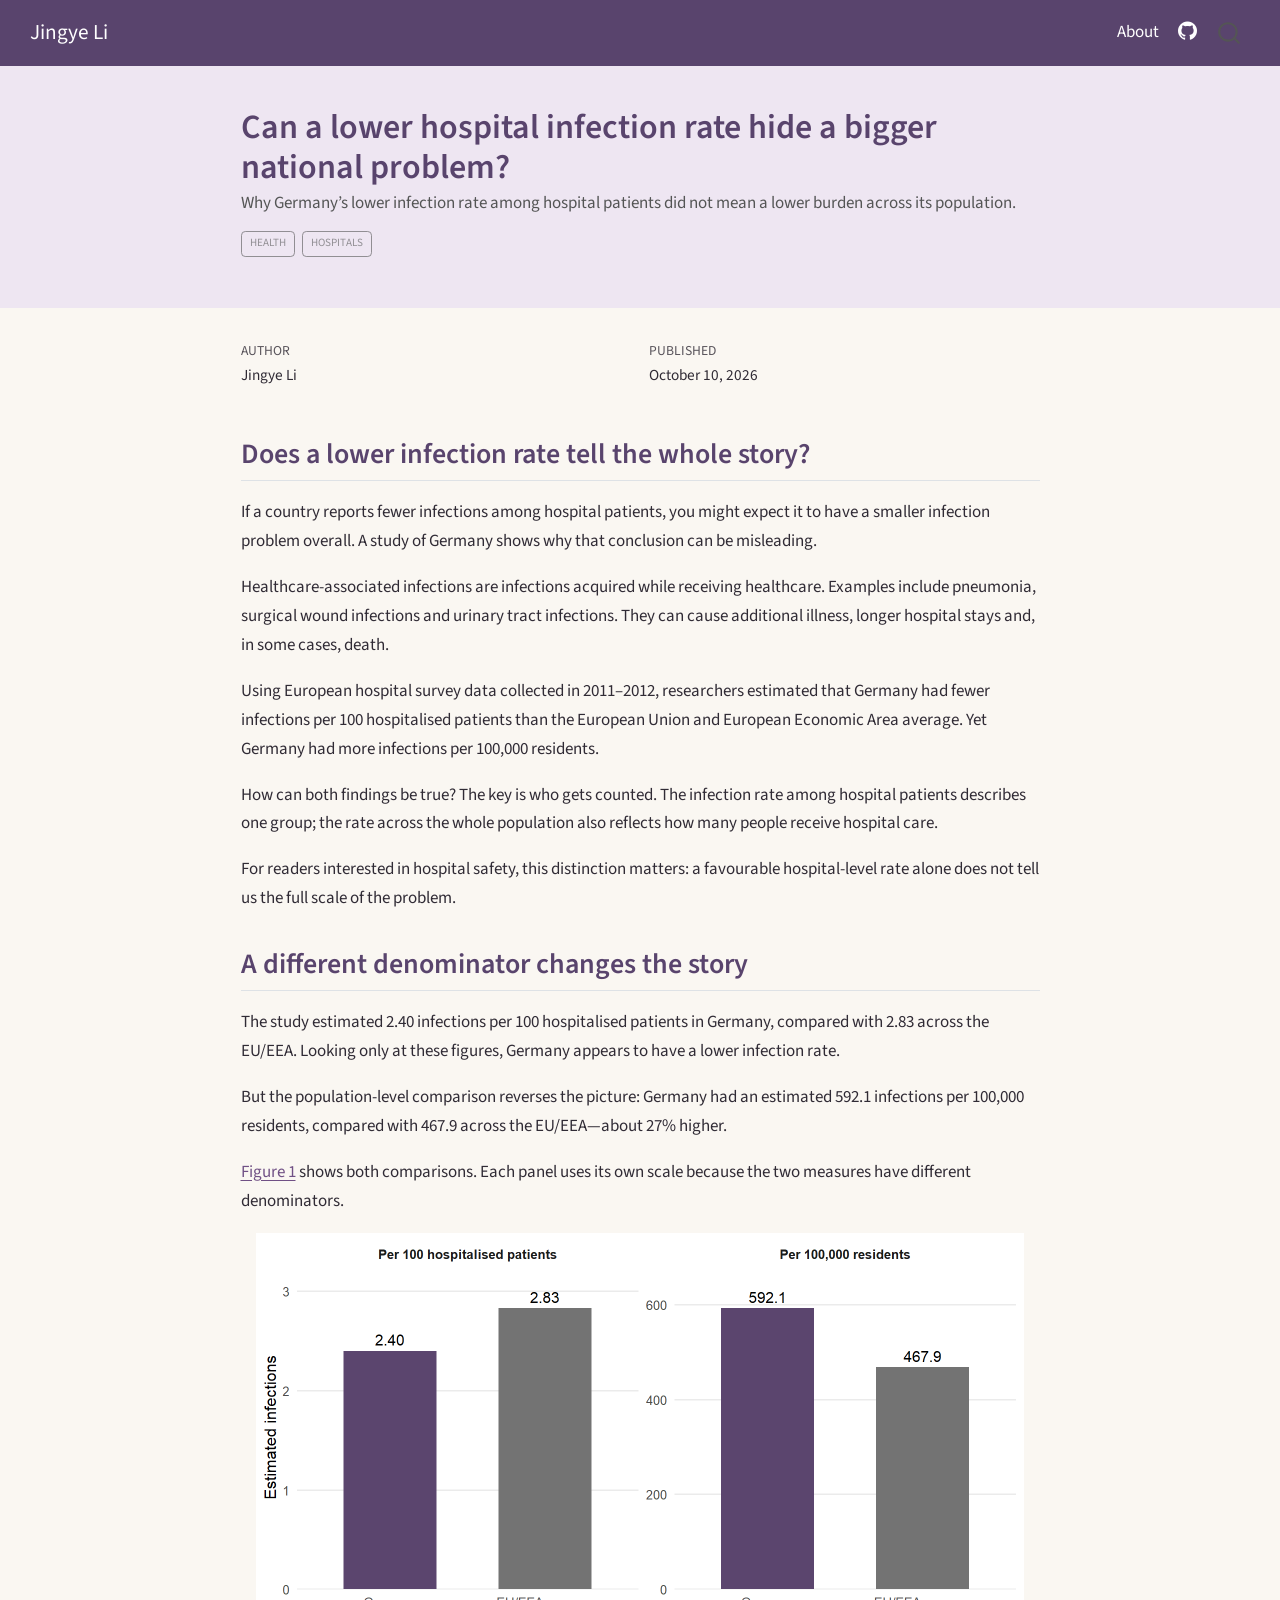
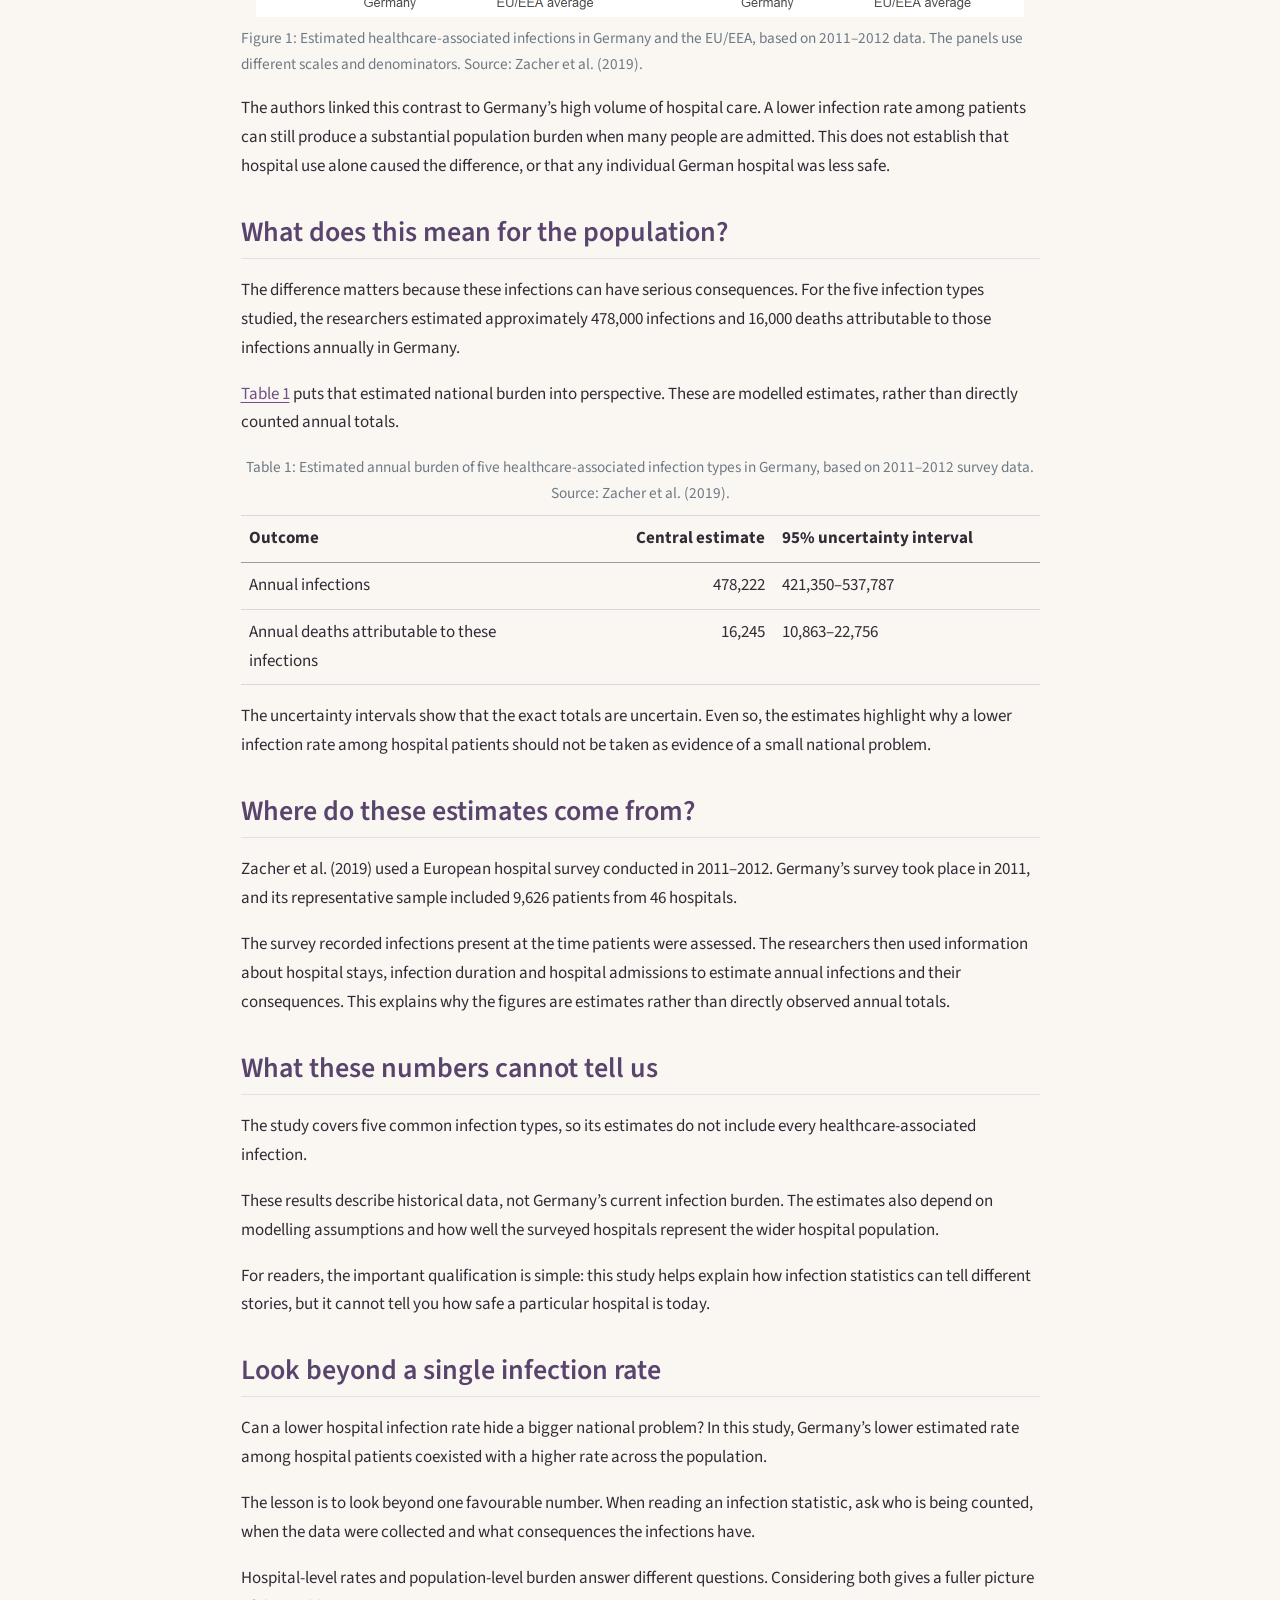
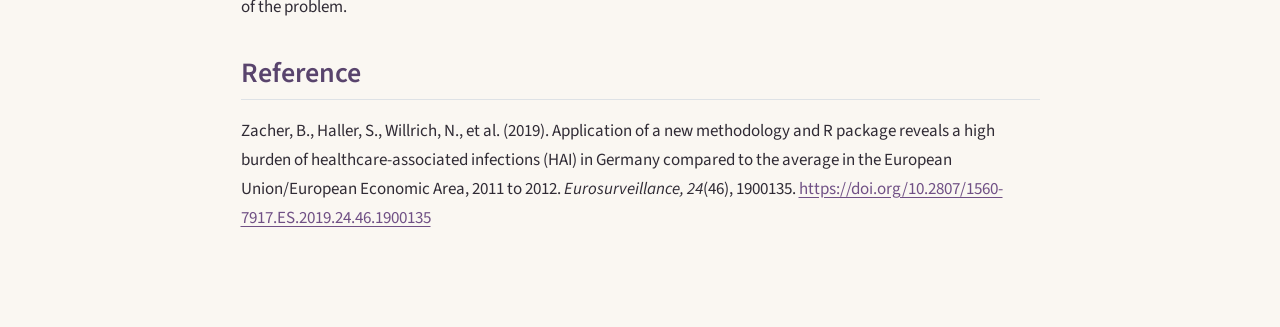
<file: docs/posts/welcome/index.html>
<!DOCTYPE html>
<html xmlns="http://www.w3.org/1999/xhtml" lang="en" xml:lang="en"><head>

<meta charset="utf-8">
<meta name="generator" content="quarto-1.9.31">

<meta name="viewport" content="width=device-width, initial-scale=1.0, user-scalable=yes">

<meta name="author" content="Jingye Li">
<meta name="dcterms.date" content="2026-10-10">
<meta name="description" content="Why Germany’s lower infection rate among hospital patients did not mean a lower burden across its population.">

<title>Can a lower hospital infection rate hide a bigger national problem? – Jingye Li</title>
<style>
/* Default styles provided by pandoc.
** See https://pandoc.org/MANUAL.html#variables-for-html for config info.
*/
code{white-space: pre-wrap;}
span.smallcaps{font-variant: small-caps;}
div.columns{display: flex; gap: min(4vw, 1.5em);}
div.column{flex: auto; overflow-x: auto;}
div.hanging-indent{margin-left: 1.5em; text-indent: -1.5em;}
ul.task-list{list-style: none;}
ul.task-list li input[type="checkbox"] {
  width: 0.8em;
  margin: 0 0.8em 0.2em -1em; /* quarto-specific, see https://github.com/quarto-dev/quarto-cli/issues/4556 */ 
  vertical-align: middle;
}
</style>


<script src="../../site_libs/quarto-nav/quarto-nav.js"></script>
<script src="../../site_libs/quarto-nav/headroom.min.js"></script>
<script src="../../site_libs/clipboard/clipboard.min.js"></script>
<script src="../../site_libs/quarto-search/autocomplete.umd.js"></script>
<script src="../../site_libs/quarto-search/fuse.min.js"></script>
<script src="../../site_libs/quarto-search/quarto-search.js"></script>
<meta name="quarto:offset" content="../../">
<script src="../../site_libs/quarto-html/quarto.js" type="module"></script>
<script src="../../site_libs/quarto-html/tabsets/tabsets.js" type="module"></script>
<script src="../../site_libs/quarto-html/popper.min.js"></script>
<script src="../../site_libs/quarto-html/tippy.umd.min.js"></script>
<script src="../../site_libs/quarto-html/anchor.min.js"></script>
<link href="../../site_libs/quarto-html/tippy.css" rel="stylesheet">
<link href="../../site_libs/quarto-html/quarto-syntax-highlighting-7c69b197886ae2a34062761d21e44731.css" rel="stylesheet" id="quarto-text-highlighting-styles">
<script src="../../site_libs/bootstrap/bootstrap.min.js"></script>
<link href="../../site_libs/bootstrap/bootstrap-icons.css" rel="stylesheet">
<link href="../../site_libs/bootstrap/bootstrap-a0f9fd0d421825b736dc1bbcbcba2219.min.css" rel="stylesheet" append-hash="true" id="quarto-bootstrap" data-mode="light">
<script id="quarto-search-options" type="application/json">{
  "location": "navbar",
  "copy-button": false,
  "collapse-after": 3,
  "panel-placement": "end",
  "type": "overlay",
  "limit": 50,
  "keyboard-shortcut": [
    "f",
    "/",
    "s"
  ],
  "show-item-context": false,
  "language": {
    "search-no-results-text": "No results",
    "search-matching-documents-text": "matching documents",
    "search-copy-link-title": "Copy link to search",
    "search-hide-matches-text": "Hide additional matches",
    "search-more-match-text": "more match in this document",
    "search-more-matches-text": "more matches in this document",
    "search-clear-button-title": "Clear",
    "search-text-placeholder": "",
    "search-detached-cancel-button-title": "Cancel",
    "search-submit-button-title": "Submit",
    "search-label": "Search"
  }
}</script>


<link rel="stylesheet" href="../../styles.css">
</head>

<body class="nav-fixed fullcontent quarto-light">

<div id="quarto-search-results"></div>
  <header id="quarto-header" class="headroom fixed-top quarto-banner">
    <nav class="navbar navbar-expand-lg " data-bs-theme="dark">
      <div class="navbar-container container-fluid">
      <div class="navbar-brand-container mx-auto">
    <a class="navbar-brand" href="../../index.html">
    <span class="navbar-title">Jingye Li</span>
    </a>
  </div>
            <div id="quarto-search" class="" title="Search"></div>
          <button class="navbar-toggler" type="button" data-bs-toggle="collapse" data-bs-target="#navbarCollapse" aria-controls="navbarCollapse" role="menu" aria-expanded="false" aria-label="Toggle navigation" onclick="if (window.quartoToggleHeadroom) { window.quartoToggleHeadroom(); }">
  <span class="navbar-toggler-icon"></span>
</button>
          <div class="collapse navbar-collapse" id="navbarCollapse">
            <ul class="navbar-nav navbar-nav-scroll ms-auto">
  <li class="nav-item">
    <a class="nav-link" href="../../about.html"> 
<span class="menu-text">About</span></a>
  </li>  
  <li class="nav-item compact">
    <a class="nav-link" href="https://github.com/jlii0673-coder"> <i class="bi bi-github" role="img">
</i> 
<span class="menu-text"></span></a>
  </li>  
</ul>
          </div> <!-- /navcollapse -->
            <div class="quarto-navbar-tools">
</div>
      </div> <!-- /container-fluid -->
    </nav>
</header>
<!-- content -->
<header id="title-block-header" class="quarto-title-block default page-columns page-full">
  <div class="quarto-title-banner page-columns page-full">
    <div class="quarto-title column-body">
      <h1 class="title">Can a lower hospital infection rate hide a bigger national problem?</h1>
                  <div>
        <div class="description">
          Why Germany’s lower infection rate among hospital patients did not mean a lower burden across its population.
        </div>
      </div>
                          <div class="quarto-categories">
                <div class="quarto-category">Health</div>
                <div class="quarto-category">Hospitals</div>
              </div>
                  </div>
  </div>
    
  
  <div class="quarto-title-meta">

      <div>
      <div class="quarto-title-meta-heading">Author</div>
      <div class="quarto-title-meta-contents">
               <p>Jingye Li </p>
            </div>
    </div>
      
      <div>
      <div class="quarto-title-meta-heading">Published</div>
      <div class="quarto-title-meta-contents">
        <p class="date">October 10, 2026</p>
      </div>
    </div>
    
      
    </div>
    
  
  </header><div id="quarto-content" class="quarto-container page-columns page-rows-contents page-layout-article page-navbar">
<!-- sidebar -->
<!-- margin-sidebar -->
    
<!-- main -->
<main class="content quarto-banner-title-block" id="quarto-document-content">





<section id="does-a-lower-infection-rate-tell-the-whole-story" class="level2">
<h2 class="anchored" data-anchor-id="does-a-lower-infection-rate-tell-the-whole-story">Does a lower infection rate tell the whole story?</h2>
<p>If a country reports fewer infections among hospital patients, you might expect it to have a smaller infection problem overall. A study of Germany shows why that conclusion can be misleading.</p>
<p>Healthcare-associated infections are infections acquired while receiving healthcare. Examples include pneumonia, surgical wound infections and urinary tract infections. They can cause additional illness, longer hospital stays and, in some cases, death.</p>
<p>Using European hospital survey data collected in 2011–2012, researchers estimated that Germany had fewer infections per 100 hospitalised patients than the European Union and European Economic Area average. Yet Germany had more infections per 100,000 residents.</p>
<p>How can both findings be true? The key is who gets counted. The infection rate among hospital patients describes one group; the rate across the whole population also reflects how many people receive hospital care.</p>
<p>For readers interested in hospital safety, this distinction matters: a favourable hospital-level rate alone does not tell us the full scale of the problem.</p>
</section>
<section id="a-different-denominator-changes-the-story" class="level2">
<h2 class="anchored" data-anchor-id="a-different-denominator-changes-the-story">A different denominator changes the story</h2>
<p>The study estimated 2.40 infections per 100 hospitalised patients in Germany, compared with 2.83 across the EU/EEA. Looking only at these figures, Germany appears to have a lower infection rate.</p>
<p>But the population-level comparison reverses the picture: Germany had an estimated 592.1 infections per 100,000 residents, compared with 467.9 across the EU/EEA—about 27% higher.</p>
<p><a href="#fig-infection-comparison" class="quarto-xref">Figure&nbsp;1</a> shows both comparisons. Each panel uses its own scale because the two measures have different denominators.</p>
<div class="cell">
<div class="cell-output-display">
<div id="fig-infection-comparison" class="quarto-float quarto-figure quarto-figure-center anchored" alt="Two bar charts show Germany below the EU/EEA average for infections per 100 hospitalised patients, but above it for infections per 100,000 residents.">
<figure class="quarto-float quarto-float-fig figure">
<div aria-describedby="fig-infection-comparison-caption-0ceaefa1-69ba-4598-a22c-09a6ac19f8ca">
<img src="index_files/figure-html/fig-infection-comparison-1.png" class="img-fluid figure-img" alt="Two bar charts show Germany below the EU/EEA average for infections per 100 hospitalised patients, but above it for infections per 100,000 residents." width="768">
</div>
<figcaption class="quarto-float-caption-bottom quarto-float-caption quarto-float-fig" id="fig-infection-comparison-caption-0ceaefa1-69ba-4598-a22c-09a6ac19f8ca">
Figure&nbsp;1: Estimated healthcare-associated infections in Germany and the EU/EEA, based on 2011–2012 data. The panels use different scales and denominators. Source: Zacher et al.&nbsp;(2019).
</figcaption>
</figure>
</div>
</div>
</div>
<p>The authors linked this contrast to Germany’s high volume of hospital care. A lower infection rate among patients can still produce a substantial population burden when many people are admitted. This does not establish that hospital use alone caused the difference, or that any individual German hospital was less safe.</p>
</section>
<section id="what-does-this-mean-for-the-population" class="level2">
<h2 class="anchored" data-anchor-id="what-does-this-mean-for-the-population">What does this mean for the population?</h2>
<p>The difference matters because these infections can have serious consequences. For the five infection types studied, the researchers estimated approximately 478,000 infections and 16,000 deaths attributable to those infections annually in Germany.</p>
<p><a href="#tbl-national-burden" class="quarto-xref">Table&nbsp;1</a> puts that estimated national burden into perspective. These are modelled estimates, rather than directly counted annual totals.</p>
<div id="tbl-national-burden" class="quarto-float quarto-figure quarto-figure-center anchored">
<figure class="quarto-float quarto-float-tbl figure">
<figcaption class="quarto-float-caption-top quarto-float-caption quarto-float-tbl" id="tbl-national-burden-caption-0ceaefa1-69ba-4598-a22c-09a6ac19f8ca">
Table&nbsp;1: Estimated annual burden of five healthcare-associated infection types in Germany, based on 2011–2012 survey data. Source: Zacher et al.&nbsp;(2019).
</figcaption>
<div aria-describedby="tbl-national-burden-caption-0ceaefa1-69ba-4598-a22c-09a6ac19f8ca">
<table class="caption-top table">
<colgroup>
<col style="width: 33%">
<col style="width: 33%">
<col style="width: 33%">
</colgroup>
<thead>
<tr class="header">
<th style="text-align: left;">Outcome</th>
<th style="text-align: right;">Central estimate</th>
<th style="text-align: left;">95% uncertainty interval</th>
</tr>
</thead>
<tbody>
<tr class="odd">
<td style="text-align: left;">Annual infections</td>
<td style="text-align: right;">478,222</td>
<td style="text-align: left;">421,350–537,787</td>
</tr>
<tr class="even">
<td style="text-align: left;">Annual deaths attributable to these infections</td>
<td style="text-align: right;">16,245</td>
<td style="text-align: left;">10,863–22,756</td>
</tr>
</tbody>
</table>
</div>
</figure>
</div>
<p>The uncertainty intervals show that the exact totals are uncertain. Even so, the estimates highlight why a lower infection rate among hospital patients should not be taken as evidence of a small national problem.</p>
</section>
<section id="where-do-these-estimates-come-from" class="level2">
<h2 class="anchored" data-anchor-id="where-do-these-estimates-come-from">Where do these estimates come from?</h2>
<p>Zacher et al.&nbsp;(2019) used a European hospital survey conducted in 2011–2012. Germany’s survey took place in 2011, and its representative sample included 9,626 patients from 46 hospitals.</p>
<p>The survey recorded infections present at the time patients were assessed. The researchers then used information about hospital stays, infection duration and hospital admissions to estimate annual infections and their consequences. This explains why the figures are estimates rather than directly observed annual totals.</p>
</section>
<section id="what-these-numbers-cannot-tell-us" class="level2">
<h2 class="anchored" data-anchor-id="what-these-numbers-cannot-tell-us">What these numbers cannot tell us</h2>
<p>The study covers five common infection types, so its estimates do not include every healthcare-associated infection.</p>
<p>These results describe historical data, not Germany’s current infection burden. The estimates also depend on modelling assumptions and how well the surveyed hospitals represent the wider hospital population.</p>
<p>For readers, the important qualification is simple: this study helps explain how infection statistics can tell different stories, but it cannot tell you how safe a particular hospital is today.</p>
</section>
<section id="look-beyond-a-single-infection-rate" class="level2">
<h2 class="anchored" data-anchor-id="look-beyond-a-single-infection-rate">Look beyond a single infection rate</h2>
<p>Can a lower hospital infection rate hide a bigger national problem? In this study, Germany’s lower estimated rate among hospital patients coexisted with a higher rate across the population.</p>
<p>The lesson is to look beyond one favourable number. When reading an infection statistic, ask who is being counted, when the data were collected and what consequences the infections have.</p>
<p>Hospital-level rates and population-level burden answer different questions. Considering both gives a fuller picture of the problem.</p>
</section>
<section id="reference" class="level2">
<h2 class="anchored" data-anchor-id="reference">Reference</h2>
<p>Zacher, B., Haller, S., Willrich, N., et al.&nbsp;(2019). Application of a new methodology and R package reveals a high burden of healthcare-associated infections (HAI) in Germany compared to the average in the European Union/European Economic Area, 2011 to 2012. <em>Eurosurveillance, 24</em>(46), 1900135. <a href="https://doi.org/10.2807/1560-7917.ES.2019.24.46.1900135">https://doi.org/10.2807/1560-7917.ES.2019.24.46.1900135</a></p>


</section>

</main> <!-- /main -->
<script id="quarto-html-after-body" type="application/javascript">
  window.document.addEventListener("DOMContentLoaded", function (event) {
    const icon = "";
    const anchorJS = new window.AnchorJS();
    anchorJS.options = {
      placement: 'right',
      icon: icon
    };
    anchorJS.add('.anchored');
    const isCodeAnnotation = (el) => {
      for (const clz of el.classList) {
        if (clz.startsWith('code-annotation-')) {                     
          return true;
        }
      }
      return false;
    }
    const onCopySuccess = function(e) {
      // button target
      const button = e.trigger;
      // don't keep focus
      button.blur();
      // flash "checked"
      button.classList.add('code-copy-button-checked');
      var currentTitle = button.getAttribute("title");
      button.setAttribute("title", "Copied!");
      let tooltip;
      if (window.bootstrap) {
        button.setAttribute("data-bs-toggle", "tooltip");
        button.setAttribute("data-bs-placement", "left");
        button.setAttribute("data-bs-title", "Copied!");
        tooltip = new bootstrap.Tooltip(button, 
          { trigger: "manual", 
            customClass: "code-copy-button-tooltip",
            offset: [0, -8]});
        tooltip.show();    
      }
      setTimeout(function() {
        if (tooltip) {
          tooltip.hide();
          button.removeAttribute("data-bs-title");
          button.removeAttribute("data-bs-toggle");
          button.removeAttribute("data-bs-placement");
        }
        button.setAttribute("title", currentTitle);
        button.classList.remove('code-copy-button-checked');
      }, 1000);
      // clear code selection
      e.clearSelection();
    }
    const getTextToCopy = function(trigger) {
      const outerScaffold = trigger.parentElement.cloneNode(true);
      const codeEl = outerScaffold.querySelector('code');
      for (const childEl of codeEl.children) {
        if (isCodeAnnotation(childEl)) {
          childEl.remove();
        }
      }
      return codeEl.innerText;
    }
    const clipboard = new window.ClipboardJS('.code-copy-button:not([data-in-quarto-modal])', {
      text: getTextToCopy
    });
    clipboard.on('success', onCopySuccess);
    if (window.document.getElementById('quarto-embedded-source-code-modal')) {
      const clipboardModal = new window.ClipboardJS('.code-copy-button[data-in-quarto-modal]', {
        text: getTextToCopy,
        container: window.document.getElementById('quarto-embedded-source-code-modal')
      });
      clipboardModal.on('success', onCopySuccess);
    }
      var localhostRegex = new RegExp(/^(?:http|https):\/\/localhost\:?[0-9]*\//);
      var mailtoRegex = new RegExp(/^mailto:/);
        var filterRegex = new RegExp('/' + window.location.host + '/');
      var isInternal = (href) => {
          return filterRegex.test(href) || localhostRegex.test(href) || mailtoRegex.test(href);
      }
      // Inspect non-navigation links and adorn them if external
     var links = window.document.querySelectorAll('a[href]:not(.nav-link):not(.navbar-brand):not(.toc-action):not(.sidebar-link):not(.sidebar-item-toggle):not(.pagination-link):not(.no-external):not([aria-hidden]):not(.dropdown-item):not(.quarto-navigation-tool):not(.about-link)');
      for (var i=0; i<links.length; i++) {
        const link = links[i];
        if (!isInternal(link.href)) {
          // undo the damage that might have been done by quarto-nav.js in the case of
          // links that we want to consider external
          if (link.dataset.originalHref !== undefined) {
            link.href = link.dataset.originalHref;
          }
        }
      }
    function tippyHover(el, contentFn, onTriggerFn, onUntriggerFn) {
      const config = {
        allowHTML: true,
        maxWidth: 500,
        delay: 100,
        arrow: false,
        appendTo: function(el) {
            return el.parentElement;
        },
        interactive: true,
        interactiveBorder: 10,
        theme: 'quarto',
        placement: 'bottom-start',
      };
      if (contentFn) {
        config.content = contentFn;
      }
      if (onTriggerFn) {
        config.onTrigger = onTriggerFn;
      }
      if (onUntriggerFn) {
        config.onUntrigger = onUntriggerFn;
      }
      window.tippy(el, config); 
    }
    const noterefs = window.document.querySelectorAll('a[role="doc-noteref"]');
    for (var i=0; i<noterefs.length; i++) {
      const ref = noterefs[i];
      tippyHover(ref, function() {
        // use id or data attribute instead here
        let href = ref.getAttribute('data-footnote-href') || ref.getAttribute('href');
        try { href = new URL(href).hash; } catch {}
        const id = href.replace(/^#\/?/, "");
        const note = window.document.getElementById(id);
        if (note) {
          return note.innerHTML;
        } else {
          return "";
        }
      });
    }
    const xrefs = window.document.querySelectorAll('a.quarto-xref');
    const processXRef = (id, note) => {
      // Strip column container classes
      const stripColumnClz = (el) => {
        el.classList.remove("page-full", "page-columns");
        if (el.children) {
          for (const child of el.children) {
            stripColumnClz(child);
          }
        }
      }
      stripColumnClz(note)
      if (id === null || id.startsWith('sec-')) {
        // Special case sections, only their first couple elements
        const container = document.createElement("div");
        if (note.children && note.children.length > 2) {
          container.appendChild(note.children[0].cloneNode(true));
          for (let i = 1; i < note.children.length; i++) {
            const child = note.children[i];
            if (child.tagName === "P" && child.innerText === "") {
              continue;
            } else {
              container.appendChild(child.cloneNode(true));
              break;
            }
          }
          if (window.Quarto?.typesetMath) {
            window.Quarto.typesetMath(container);
          }
          return container.innerHTML
        } else {
          if (window.Quarto?.typesetMath) {
            window.Quarto.typesetMath(note);
          }
          return note.innerHTML;
        }
      } else {
        // Remove any anchor links if they are present
        const anchorLink = note.querySelector('a.anchorjs-link');
        if (anchorLink) {
          anchorLink.remove();
        }
        if (window.Quarto?.typesetMath) {
          window.Quarto.typesetMath(note);
        }
        if (note.classList.contains("callout")) {
          return note.outerHTML;
        } else {
          return note.innerHTML;
        }
      }
    }
    for (var i=0; i<xrefs.length; i++) {
      const xref = xrefs[i];
      tippyHover(xref, undefined, function(instance) {
        instance.disable();
        let url = xref.getAttribute('href');
        let hash = undefined; 
        if (url.startsWith('#')) {
          hash = url;
        } else {
          try { hash = new URL(url).hash; } catch {}
        }
        if (hash) {
          const id = hash.replace(/^#\/?/, "");
          const note = window.document.getElementById(id);
          if (note !== null) {
            try {
              const html = processXRef(id, note.cloneNode(true));
              instance.setContent(html);
            } finally {
              instance.enable();
              instance.show();
            }
          } else {
            // See if we can fetch this
            fetch(url.split('#')[0])
            .then(res => res.text())
            .then(html => {
              const parser = new DOMParser();
              const htmlDoc = parser.parseFromString(html, "text/html");
              const note = htmlDoc.getElementById(id);
              if (note !== null) {
                const html = processXRef(id, note);
                instance.setContent(html);
              } 
            }).finally(() => {
              instance.enable();
              instance.show();
            });
          }
        } else {
          // See if we can fetch a full url (with no hash to target)
          // This is a special case and we should probably do some content thinning / targeting
          fetch(url)
          .then(res => res.text())
          .then(html => {
            const parser = new DOMParser();
            const htmlDoc = parser.parseFromString(html, "text/html");
            const note = htmlDoc.querySelector('main.content');
            if (note !== null) {
              // This should only happen for chapter cross references
              // (since there is no id in the URL)
              // remove the first header
              if (note.children.length > 0 && note.children[0].tagName === "HEADER") {
                note.children[0].remove();
              }
              const html = processXRef(null, note);
              instance.setContent(html);
            } 
          }).finally(() => {
            instance.enable();
            instance.show();
          });
        }
      }, function(instance) {
      });
    }
        let selectedAnnoteEl;
        const selectorForAnnotation = ( cell, annotation) => {
          let cellAttr = 'data-code-cell="' + cell + '"';
          let lineAttr = 'data-code-annotation="' +  annotation + '"';
          const selector = 'span[' + cellAttr + '][' + lineAttr + ']';
          return selector;
        }
        const selectCodeLines = (annoteEl) => {
          const doc = window.document;
          const targetCell = annoteEl.getAttribute("data-target-cell");
          const targetAnnotation = annoteEl.getAttribute("data-target-annotation");
          const annoteSpan = window.document.querySelector(selectorForAnnotation(targetCell, targetAnnotation));
          const lines = annoteSpan.getAttribute("data-code-lines").split(",");
          const lineIds = lines.map((line) => {
            return targetCell + "-" + line;
          })
          let top = null;
          let height = null;
          let parent = null;
          if (lineIds.length > 0) {
              //compute the position of the single el (top and bottom and make a div)
              const el = window.document.getElementById(lineIds[0]);
              top = el.offsetTop;
              height = el.offsetHeight;
              parent = el.parentElement.parentElement;
            if (lineIds.length > 1) {
              const lastEl = window.document.getElementById(lineIds[lineIds.length - 1]);
              const bottom = lastEl.offsetTop + lastEl.offsetHeight;
              height = bottom - top;
            }
            if (top !== null && height !== null && parent !== null) {
              // cook up a div (if necessary) and position it 
              let div = window.document.getElementById("code-annotation-line-highlight");
              if (div === null) {
                div = window.document.createElement("div");
                div.setAttribute("id", "code-annotation-line-highlight");
                div.style.position = 'absolute';
                parent.appendChild(div);
              }
              div.style.top = top - 2 + "px";
              div.style.height = height + 4 + "px";
              div.style.left = 0;
              let gutterDiv = window.document.getElementById("code-annotation-line-highlight-gutter");
              if (gutterDiv === null) {
                gutterDiv = window.document.createElement("div");
                gutterDiv.setAttribute("id", "code-annotation-line-highlight-gutter");
                gutterDiv.style.position = 'absolute';
                const codeCell = window.document.getElementById(targetCell);
                const gutter = codeCell.querySelector('.code-annotation-gutter');
                gutter.appendChild(gutterDiv);
              }
              gutterDiv.style.top = top - 2 + "px";
              gutterDiv.style.height = height + 4 + "px";
            }
            selectedAnnoteEl = annoteEl;
          }
        };
        const unselectCodeLines = () => {
          const elementsIds = ["code-annotation-line-highlight", "code-annotation-line-highlight-gutter"];
          elementsIds.forEach((elId) => {
            const div = window.document.getElementById(elId);
            if (div) {
              div.remove();
            }
          });
          selectedAnnoteEl = undefined;
        };
          // Handle positioning of the toggle
      window.addEventListener(
        "resize",
        throttle(() => {
          elRect = undefined;
          if (selectedAnnoteEl) {
            selectCodeLines(selectedAnnoteEl);
          }
        }, 10)
      );
      function throttle(fn, ms) {
      let throttle = false;
      let timer;
        return (...args) => {
          if(!throttle) { // first call gets through
              fn.apply(this, args);
              throttle = true;
          } else { // all the others get throttled
              if(timer) clearTimeout(timer); // cancel #2
              timer = setTimeout(() => {
                fn.apply(this, args);
                timer = throttle = false;
              }, ms);
          }
        };
      }
        // Attach click handler to the DT
        const annoteDls = window.document.querySelectorAll('dt[data-target-cell]');
        for (const annoteDlNode of annoteDls) {
          annoteDlNode.addEventListener('click', (event) => {
            const clickedEl = event.target;
            if (clickedEl !== selectedAnnoteEl) {
              unselectCodeLines();
              const activeEl = window.document.querySelector('dt[data-target-cell].code-annotation-active');
              if (activeEl) {
                activeEl.classList.remove('code-annotation-active');
              }
              selectCodeLines(clickedEl);
              clickedEl.classList.add('code-annotation-active');
            } else {
              // Unselect the line
              unselectCodeLines();
              clickedEl.classList.remove('code-annotation-active');
            }
          });
        }
    const findCites = (el) => {
      const parentEl = el.parentElement;
      if (parentEl) {
        const cites = parentEl.dataset.cites;
        if (cites) {
          return {
            el,
            cites: cites.split(' ')
          };
        } else {
          return findCites(el.parentElement)
        }
      } else {
        return undefined;
      }
    };
    var bibliorefs = window.document.querySelectorAll('a[role="doc-biblioref"]');
    for (var i=0; i<bibliorefs.length; i++) {
      const ref = bibliorefs[i];
      const citeInfo = findCites(ref);
      if (citeInfo) {
        tippyHover(citeInfo.el, function() {
          var popup = window.document.createElement('div');
          citeInfo.cites.forEach(function(cite) {
            var citeDiv = window.document.createElement('div');
            citeDiv.classList.add('hanging-indent');
            citeDiv.classList.add('csl-entry');
            var biblioDiv = window.document.getElementById('ref-' + cite);
            if (biblioDiv) {
              citeDiv.innerHTML = biblioDiv.innerHTML;
            }
            popup.appendChild(citeDiv);
          });
          return popup.innerHTML;
        });
      }
    }
  });
  </script>
</div> <!-- /content -->




</body></html>
</file>
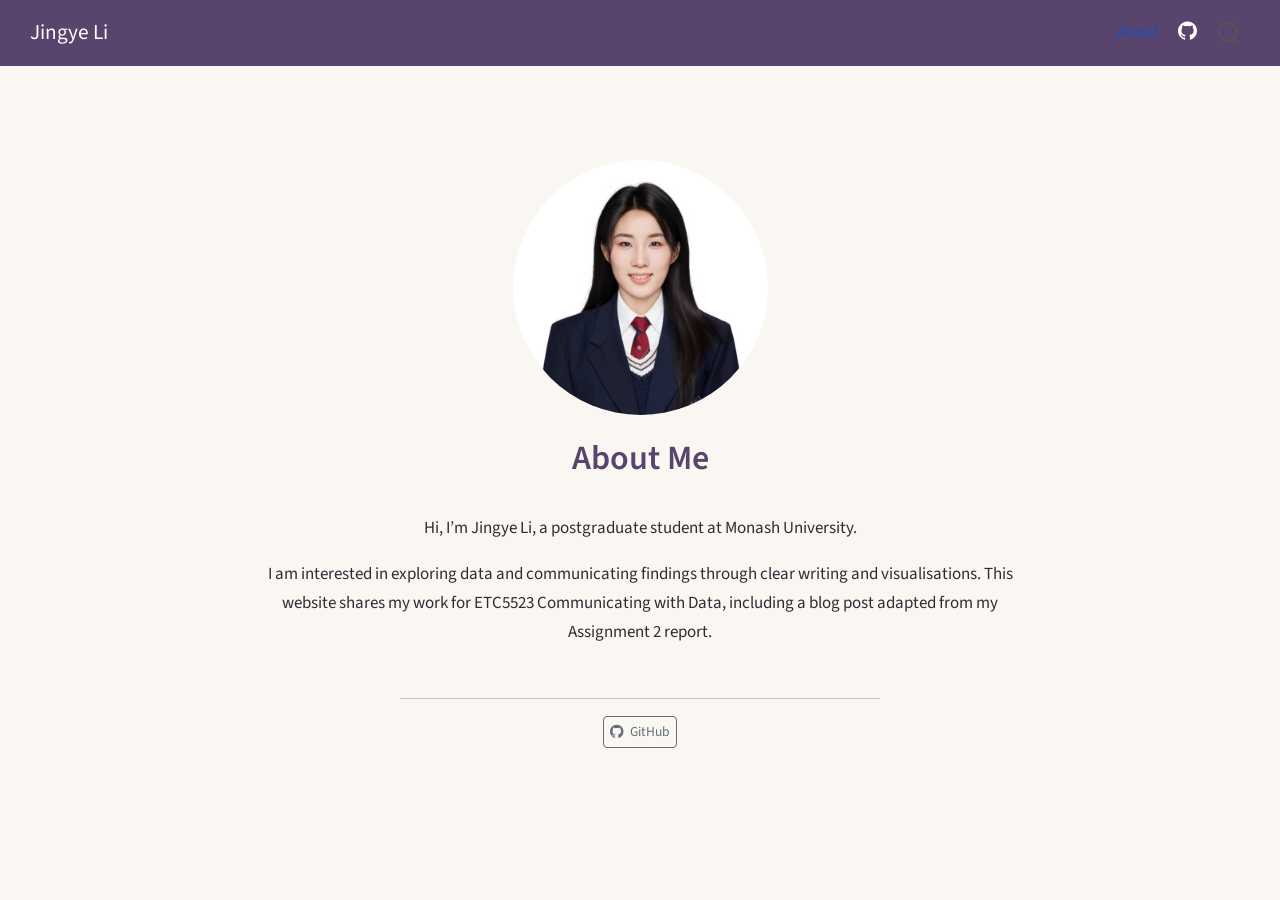
<file: docs/about.html>
<!DOCTYPE html>
<html xmlns="http://www.w3.org/1999/xhtml" lang="en" xml:lang="en"><head>

<meta charset="utf-8">
<meta name="generator" content="quarto-1.9.31">

<meta name="viewport" content="width=device-width, initial-scale=1.0, user-scalable=yes">


<title>About Me – Jingye Li</title>
<style>
/* Default styles provided by pandoc.
** See https://pandoc.org/MANUAL.html#variables-for-html for config info.
*/
code{white-space: pre-wrap;}
span.smallcaps{font-variant: small-caps;}
div.columns{display: flex; gap: min(4vw, 1.5em);}
div.column{flex: auto; overflow-x: auto;}
div.hanging-indent{margin-left: 1.5em; text-indent: -1.5em;}
ul.task-list{list-style: none;}
ul.task-list li input[type="checkbox"] {
  width: 0.8em;
  margin: 0 0.8em 0.2em -1em; /* quarto-specific, see https://github.com/quarto-dev/quarto-cli/issues/4556 */ 
  vertical-align: middle;
}
</style>


<script src="site_libs/quarto-nav/quarto-nav.js"></script>
<script src="site_libs/quarto-nav/headroom.min.js"></script>
<script src="site_libs/clipboard/clipboard.min.js"></script>
<script src="site_libs/quarto-search/autocomplete.umd.js"></script>
<script src="site_libs/quarto-search/fuse.min.js"></script>
<script src="site_libs/quarto-search/quarto-search.js"></script>
<meta name="quarto:offset" content="./">
<script src="site_libs/quarto-html/quarto.js" type="module"></script>
<script src="site_libs/quarto-html/tabsets/tabsets.js" type="module"></script>
<script src="site_libs/quarto-html/popper.min.js"></script>
<script src="site_libs/quarto-html/tippy.umd.min.js"></script>
<link href="site_libs/quarto-html/tippy.css" rel="stylesheet">
<link href="site_libs/quarto-html/quarto-syntax-highlighting-7c69b197886ae2a34062761d21e44731.css" rel="stylesheet" id="quarto-text-highlighting-styles">
<script src="site_libs/bootstrap/bootstrap.min.js"></script>
<link href="site_libs/bootstrap/bootstrap-icons.css" rel="stylesheet">
<link href="site_libs/bootstrap/bootstrap-a0f9fd0d421825b736dc1bbcbcba2219.min.css" rel="stylesheet" append-hash="true" id="quarto-bootstrap" data-mode="light">
<script id="quarto-search-options" type="application/json">{
  "location": "navbar",
  "copy-button": false,
  "collapse-after": 3,
  "panel-placement": "end",
  "type": "overlay",
  "limit": 50,
  "keyboard-shortcut": [
    "f",
    "/",
    "s"
  ],
  "show-item-context": false,
  "language": {
    "search-no-results-text": "No results",
    "search-matching-documents-text": "matching documents",
    "search-copy-link-title": "Copy link to search",
    "search-hide-matches-text": "Hide additional matches",
    "search-more-match-text": "more match in this document",
    "search-more-matches-text": "more matches in this document",
    "search-clear-button-title": "Clear",
    "search-text-placeholder": "",
    "search-detached-cancel-button-title": "Cancel",
    "search-submit-button-title": "Submit",
    "search-label": "Search"
  }
}</script>


<link rel="stylesheet" href="styles.css">
</head>

<body class="nav-fixed fullcontent quarto-light">

<div id="quarto-search-results"></div>
  <header id="quarto-header" class="headroom fixed-top">
    <nav class="navbar navbar-expand-lg " data-bs-theme="dark">
      <div class="navbar-container container-fluid">
      <div class="navbar-brand-container mx-auto">
    <a class="navbar-brand" href="./index.html">
    <span class="navbar-title">Jingye Li</span>
    </a>
  </div>
            <div id="quarto-search" class="" title="Search"></div>
          <button class="navbar-toggler" type="button" data-bs-toggle="collapse" data-bs-target="#navbarCollapse" aria-controls="navbarCollapse" role="menu" aria-expanded="false" aria-label="Toggle navigation" onclick="if (window.quartoToggleHeadroom) { window.quartoToggleHeadroom(); }">
  <span class="navbar-toggler-icon"></span>
</button>
          <div class="collapse navbar-collapse" id="navbarCollapse">
            <ul class="navbar-nav navbar-nav-scroll ms-auto">
  <li class="nav-item">
    <a class="nav-link active" href="./about.html" aria-current="page"> 
<span class="menu-text">About</span></a>
  </li>  
  <li class="nav-item compact">
    <a class="nav-link" href="https://github.com/jlii0673-coder"> <i class="bi bi-github" role="img">
</i> 
<span class="menu-text"></span></a>
  </li>  
</ul>
          </div> <!-- /navcollapse -->
            <div class="quarto-navbar-tools">
</div>
      </div> <!-- /container-fluid -->
    </nav>
</header>
<!-- content -->
<div id="quarto-content" class="quarto-container page-columns page-rows-contents page-layout-article page-navbar">
<!-- sidebar -->
<!-- margin-sidebar -->
    
<!-- main -->
<div class="quarto-about-jolla">
  <img src="myphoto.jpg" class="about-image
  round " style="height: 15em; width: 15em;">
 <header id="title-block-header" class="quarto-title-block default">
<div class="quarto-title">
<h1 class="title">About Me</h1>
</div>
<div class="quarto-title-meta">
  </div>
</header><main class="content" id="quarto-document-content">
<p>Hi, I’m Jingye Li, a postgraduate student at Monash University.</p>
<p>I am interested in exploring data and communicating findings through clear writing and visualisations. This website shares my work for ETC5523 Communicating with Data, including a blog post adapted from my Assignment 2 report.</p>


</main> 
  <hr class="about-sep">
   <div class="about-links">
  <a href="https://github.com/jlii0673-coder" class="about-link" rel="" target="">
    <i class="bi bi-github"></i>
     <span class="about-link-text">GitHub</span>
  </a>
</div>
</div>
 <!-- /main -->
<script id="quarto-html-after-body" type="application/javascript">
  window.document.addEventListener("DOMContentLoaded", function (event) {
    const isCodeAnnotation = (el) => {
      for (const clz of el.classList) {
        if (clz.startsWith('code-annotation-')) {                     
          return true;
        }
      }
      return false;
    }
    const onCopySuccess = function(e) {
      // button target
      const button = e.trigger;
      // don't keep focus
      button.blur();
      // flash "checked"
      button.classList.add('code-copy-button-checked');
      var currentTitle = button.getAttribute("title");
      button.setAttribute("title", "Copied!");
      let tooltip;
      if (window.bootstrap) {
        button.setAttribute("data-bs-toggle", "tooltip");
        button.setAttribute("data-bs-placement", "left");
        button.setAttribute("data-bs-title", "Copied!");
        tooltip = new bootstrap.Tooltip(button, 
          { trigger: "manual", 
            customClass: "code-copy-button-tooltip",
            offset: [0, -8]});
        tooltip.show();    
      }
      setTimeout(function() {
        if (tooltip) {
          tooltip.hide();
          button.removeAttribute("data-bs-title");
          button.removeAttribute("data-bs-toggle");
          button.removeAttribute("data-bs-placement");
        }
        button.setAttribute("title", currentTitle);
        button.classList.remove('code-copy-button-checked');
      }, 1000);
      // clear code selection
      e.clearSelection();
    }
    const getTextToCopy = function(trigger) {
      const outerScaffold = trigger.parentElement.cloneNode(true);
      const codeEl = outerScaffold.querySelector('code');
      for (const childEl of codeEl.children) {
        if (isCodeAnnotation(childEl)) {
          childEl.remove();
        }
      }
      return codeEl.innerText;
    }
    const clipboard = new window.ClipboardJS('.code-copy-button:not([data-in-quarto-modal])', {
      text: getTextToCopy
    });
    clipboard.on('success', onCopySuccess);
    if (window.document.getElementById('quarto-embedded-source-code-modal')) {
      const clipboardModal = new window.ClipboardJS('.code-copy-button[data-in-quarto-modal]', {
        text: getTextToCopy,
        container: window.document.getElementById('quarto-embedded-source-code-modal')
      });
      clipboardModal.on('success', onCopySuccess);
    }
      var localhostRegex = new RegExp(/^(?:http|https):\/\/localhost\:?[0-9]*\//);
      var mailtoRegex = new RegExp(/^mailto:/);
        var filterRegex = new RegExp('/' + window.location.host + '/');
      var isInternal = (href) => {
          return filterRegex.test(href) || localhostRegex.test(href) || mailtoRegex.test(href);
      }
      // Inspect non-navigation links and adorn them if external
     var links = window.document.querySelectorAll('a[href]:not(.nav-link):not(.navbar-brand):not(.toc-action):not(.sidebar-link):not(.sidebar-item-toggle):not(.pagination-link):not(.no-external):not([aria-hidden]):not(.dropdown-item):not(.quarto-navigation-tool):not(.about-link)');
      for (var i=0; i<links.length; i++) {
        const link = links[i];
        if (!isInternal(link.href)) {
          // undo the damage that might have been done by quarto-nav.js in the case of
          // links that we want to consider external
          if (link.dataset.originalHref !== undefined) {
            link.href = link.dataset.originalHref;
          }
        }
      }
    function tippyHover(el, contentFn, onTriggerFn, onUntriggerFn) {
      const config = {
        allowHTML: true,
        maxWidth: 500,
        delay: 100,
        arrow: false,
        appendTo: function(el) {
            return el.parentElement;
        },
        interactive: true,
        interactiveBorder: 10,
        theme: 'quarto',
        placement: 'bottom-start',
      };
      if (contentFn) {
        config.content = contentFn;
      }
      if (onTriggerFn) {
        config.onTrigger = onTriggerFn;
      }
      if (onUntriggerFn) {
        config.onUntrigger = onUntriggerFn;
      }
      window.tippy(el, config); 
    }
    const noterefs = window.document.querySelectorAll('a[role="doc-noteref"]');
    for (var i=0; i<noterefs.length; i++) {
      const ref = noterefs[i];
      tippyHover(ref, function() {
        // use id or data attribute instead here
        let href = ref.getAttribute('data-footnote-href') || ref.getAttribute('href');
        try { href = new URL(href).hash; } catch {}
        const id = href.replace(/^#\/?/, "");
        const note = window.document.getElementById(id);
        if (note) {
          return note.innerHTML;
        } else {
          return "";
        }
      });
    }
    const xrefs = window.document.querySelectorAll('a.quarto-xref');
    const processXRef = (id, note) => {
      // Strip column container classes
      const stripColumnClz = (el) => {
        el.classList.remove("page-full", "page-columns");
        if (el.children) {
          for (const child of el.children) {
            stripColumnClz(child);
          }
        }
      }
      stripColumnClz(note)
      if (id === null || id.startsWith('sec-')) {
        // Special case sections, only their first couple elements
        const container = document.createElement("div");
        if (note.children && note.children.length > 2) {
          container.appendChild(note.children[0].cloneNode(true));
          for (let i = 1; i < note.children.length; i++) {
            const child = note.children[i];
            if (child.tagName === "P" && child.innerText === "") {
              continue;
            } else {
              container.appendChild(child.cloneNode(true));
              break;
            }
          }
          if (window.Quarto?.typesetMath) {
            window.Quarto.typesetMath(container);
          }
          return container.innerHTML
        } else {
          if (window.Quarto?.typesetMath) {
            window.Quarto.typesetMath(note);
          }
          return note.innerHTML;
        }
      } else {
        // Remove any anchor links if they are present
        const anchorLink = note.querySelector('a.anchorjs-link');
        if (anchorLink) {
          anchorLink.remove();
        }
        if (window.Quarto?.typesetMath) {
          window.Quarto.typesetMath(note);
        }
        if (note.classList.contains("callout")) {
          return note.outerHTML;
        } else {
          return note.innerHTML;
        }
      }
    }
    for (var i=0; i<xrefs.length; i++) {
      const xref = xrefs[i];
      tippyHover(xref, undefined, function(instance) {
        instance.disable();
        let url = xref.getAttribute('href');
        let hash = undefined; 
        if (url.startsWith('#')) {
          hash = url;
        } else {
          try { hash = new URL(url).hash; } catch {}
        }
        if (hash) {
          const id = hash.replace(/^#\/?/, "");
          const note = window.document.getElementById(id);
          if (note !== null) {
            try {
              const html = processXRef(id, note.cloneNode(true));
              instance.setContent(html);
            } finally {
              instance.enable();
              instance.show();
            }
          } else {
            // See if we can fetch this
            fetch(url.split('#')[0])
            .then(res => res.text())
            .then(html => {
              const parser = new DOMParser();
              const htmlDoc = parser.parseFromString(html, "text/html");
              const note = htmlDoc.getElementById(id);
              if (note !== null) {
                const html = processXRef(id, note);
                instance.setContent(html);
              } 
            }).finally(() => {
              instance.enable();
              instance.show();
            });
          }
        } else {
          // See if we can fetch a full url (with no hash to target)
          // This is a special case and we should probably do some content thinning / targeting
          fetch(url)
          .then(res => res.text())
          .then(html => {
            const parser = new DOMParser();
            const htmlDoc = parser.parseFromString(html, "text/html");
            const note = htmlDoc.querySelector('main.content');
            if (note !== null) {
              // This should only happen for chapter cross references
              // (since there is no id in the URL)
              // remove the first header
              if (note.children.length > 0 && note.children[0].tagName === "HEADER") {
                note.children[0].remove();
              }
              const html = processXRef(null, note);
              instance.setContent(html);
            } 
          }).finally(() => {
            instance.enable();
            instance.show();
          });
        }
      }, function(instance) {
      });
    }
        let selectedAnnoteEl;
        const selectorForAnnotation = ( cell, annotation) => {
          let cellAttr = 'data-code-cell="' + cell + '"';
          let lineAttr = 'data-code-annotation="' +  annotation + '"';
          const selector = 'span[' + cellAttr + '][' + lineAttr + ']';
          return selector;
        }
        const selectCodeLines = (annoteEl) => {
          const doc = window.document;
          const targetCell = annoteEl.getAttribute("data-target-cell");
          const targetAnnotation = annoteEl.getAttribute("data-target-annotation");
          const annoteSpan = window.document.querySelector(selectorForAnnotation(targetCell, targetAnnotation));
          const lines = annoteSpan.getAttribute("data-code-lines").split(",");
          const lineIds = lines.map((line) => {
            return targetCell + "-" + line;
          })
          let top = null;
          let height = null;
          let parent = null;
          if (lineIds.length > 0) {
              //compute the position of the single el (top and bottom and make a div)
              const el = window.document.getElementById(lineIds[0]);
              top = el.offsetTop;
              height = el.offsetHeight;
              parent = el.parentElement.parentElement;
            if (lineIds.length > 1) {
              const lastEl = window.document.getElementById(lineIds[lineIds.length - 1]);
              const bottom = lastEl.offsetTop + lastEl.offsetHeight;
              height = bottom - top;
            }
            if (top !== null && height !== null && parent !== null) {
              // cook up a div (if necessary) and position it 
              let div = window.document.getElementById("code-annotation-line-highlight");
              if (div === null) {
                div = window.document.createElement("div");
                div.setAttribute("id", "code-annotation-line-highlight");
                div.style.position = 'absolute';
                parent.appendChild(div);
              }
              div.style.top = top - 2 + "px";
              div.style.height = height + 4 + "px";
              div.style.left = 0;
              let gutterDiv = window.document.getElementById("code-annotation-line-highlight-gutter");
              if (gutterDiv === null) {
                gutterDiv = window.document.createElement("div");
                gutterDiv.setAttribute("id", "code-annotation-line-highlight-gutter");
                gutterDiv.style.position = 'absolute';
                const codeCell = window.document.getElementById(targetCell);
                const gutter = codeCell.querySelector('.code-annotation-gutter');
                gutter.appendChild(gutterDiv);
              }
              gutterDiv.style.top = top - 2 + "px";
              gutterDiv.style.height = height + 4 + "px";
            }
            selectedAnnoteEl = annoteEl;
          }
        };
        const unselectCodeLines = () => {
          const elementsIds = ["code-annotation-line-highlight", "code-annotation-line-highlight-gutter"];
          elementsIds.forEach((elId) => {
            const div = window.document.getElementById(elId);
            if (div) {
              div.remove();
            }
          });
          selectedAnnoteEl = undefined;
        };
          // Handle positioning of the toggle
      window.addEventListener(
        "resize",
        throttle(() => {
          elRect = undefined;
          if (selectedAnnoteEl) {
            selectCodeLines(selectedAnnoteEl);
          }
        }, 10)
      );
      function throttle(fn, ms) {
      let throttle = false;
      let timer;
        return (...args) => {
          if(!throttle) { // first call gets through
              fn.apply(this, args);
              throttle = true;
          } else { // all the others get throttled
              if(timer) clearTimeout(timer); // cancel #2
              timer = setTimeout(() => {
                fn.apply(this, args);
                timer = throttle = false;
              }, ms);
          }
        };
      }
        // Attach click handler to the DT
        const annoteDls = window.document.querySelectorAll('dt[data-target-cell]');
        for (const annoteDlNode of annoteDls) {
          annoteDlNode.addEventListener('click', (event) => {
            const clickedEl = event.target;
            if (clickedEl !== selectedAnnoteEl) {
              unselectCodeLines();
              const activeEl = window.document.querySelector('dt[data-target-cell].code-annotation-active');
              if (activeEl) {
                activeEl.classList.remove('code-annotation-active');
              }
              selectCodeLines(clickedEl);
              clickedEl.classList.add('code-annotation-active');
            } else {
              // Unselect the line
              unselectCodeLines();
              clickedEl.classList.remove('code-annotation-active');
            }
          });
        }
    const findCites = (el) => {
      const parentEl = el.parentElement;
      if (parentEl) {
        const cites = parentEl.dataset.cites;
        if (cites) {
          return {
            el,
            cites: cites.split(' ')
          };
        } else {
          return findCites(el.parentElement)
        }
      } else {
        return undefined;
      }
    };
    var bibliorefs = window.document.querySelectorAll('a[role="doc-biblioref"]');
    for (var i=0; i<bibliorefs.length; i++) {
      const ref = bibliorefs[i];
      const citeInfo = findCites(ref);
      if (citeInfo) {
        tippyHover(citeInfo.el, function() {
          var popup = window.document.createElement('div');
          citeInfo.cites.forEach(function(cite) {
            var citeDiv = window.document.createElement('div');
            citeDiv.classList.add('hanging-indent');
            citeDiv.classList.add('csl-entry');
            var biblioDiv = window.document.getElementById('ref-' + cite);
            if (biblioDiv) {
              citeDiv.innerHTML = biblioDiv.innerHTML;
            }
            popup.appendChild(citeDiv);
          });
          return popup.innerHTML;
        });
      }
    }
  });
  </script>
</div> <!-- /content -->




</body></html>
</file>
<file: docs/site_libs/quarto-html/tippy.css>
.tippy-box[data-animation=fade][data-state=hidden]{opacity:0}[data-tippy-root]{max-width:calc(100vw - 10px)}.tippy-box{position:relative;background-color:#333;color:#fff;border-radius:4px;font-size:14px;line-height:1.4;white-space:normal;outline:0;transition-property:transform,visibility,opacity}.tippy-box[data-placement^=top]>.tippy-arrow{bottom:0}.tippy-box[data-placement^=top]>.tippy-arrow:before{bottom:-7px;left:0;border-width:8px 8px 0;border-top-color:initial;transform-origin:center top}.tippy-box[data-placement^=bottom]>.tippy-arrow{top:0}.tippy-box[data-placement^=bottom]>.tippy-arrow:before{top:-7px;left:0;border-width:0 8px 8px;border-bottom-color:initial;transform-origin:center bottom}.tippy-box[data-placement^=left]>.tippy-arrow{right:0}.tippy-box[data-placement^=left]>.tippy-arrow:before{border-width:8px 0 8px 8px;border-left-color:initial;right:-7px;transform-origin:center left}.tippy-box[data-placement^=right]>.tippy-arrow{left:0}.tippy-box[data-placement^=right]>.tippy-arrow:before{left:-7px;border-width:8px 8px 8px 0;border-right-color:initial;transform-origin:center right}.tippy-box[data-inertia][data-state=visible]{transition-timing-function:cubic-bezier(.54,1.5,.38,1.11)}.tippy-arrow{width:16px;height:16px;color:#333}.tippy-arrow:before{content:"";position:absolute;border-color:transparent;border-style:solid}.tippy-content{position:relative;padding:5px 9px;z-index:1}
</file>
<file: docs/site_libs/quarto-html/quarto-syntax-highlighting-7c69b197886ae2a34062761d21e44731.css>
/* quarto syntax highlight colors */
:root {
  --quarto-hl-ot-color: #003B4F;
  --quarto-hl-at-color: #657422;
  --quarto-hl-ss-color: #20794D;
  --quarto-hl-an-color: #5E5E5E;
  --quarto-hl-fu-color: #4758AB;
  --quarto-hl-st-color: #20794D;
  --quarto-hl-cf-color: #003B4F;
  --quarto-hl-op-color: #5E5E5E;
  --quarto-hl-er-color: #AD0000;
  --quarto-hl-bn-color: #AD0000;
  --quarto-hl-al-color: #AD0000;
  --quarto-hl-va-color: #111111;
  --quarto-hl-bu-color: inherit;
  --quarto-hl-ex-color: inherit;
  --quarto-hl-pp-color: #AD0000;
  --quarto-hl-in-color: #5E5E5E;
  --quarto-hl-vs-color: #20794D;
  --quarto-hl-wa-color: #5E5E5E;
  --quarto-hl-do-color: #5E5E5E;
  --quarto-hl-im-color: #00769E;
  --quarto-hl-ch-color: #20794D;
  --quarto-hl-dt-color: #AD0000;
  --quarto-hl-fl-color: #AD0000;
  --quarto-hl-co-color: #5E5E5E;
  --quarto-hl-cv-color: #5E5E5E;
  --quarto-hl-cn-color: #8f5902;
  --quarto-hl-sc-color: #5E5E5E;
  --quarto-hl-dv-color: #AD0000;
  --quarto-hl-kw-color: #003B4F;
}

/* other quarto variables */
:root {
  --quarto-font-monospace: SFMono-Regular, Menlo, Monaco, Consolas, "Liberation Mono", "Courier New", monospace;
}

/* syntax highlight based on Pandoc's rules */
pre > code.sourceCode > span {
  color: #003B4F;
}

code.sourceCode > span {
  color: #003B4F;
}

div.sourceCode,
div.sourceCode pre.sourceCode {
  color: #003B4F;
}

/* Normal */
code span {
  color: #003B4F;
}

/* Alert */
code span.al {
  color: #AD0000;
  font-style: inherit;
}

/* Annotation */
code span.an {
  color: #5E5E5E;
  font-style: inherit;
}

/* Attribute */
code span.at {
  color: #657422;
  font-style: inherit;
}

/* BaseN */
code span.bn {
  color: #AD0000;
  font-style: inherit;
}

/* BuiltIn */
code span.bu {
  font-style: inherit;
}

/* ControlFlow */
code span.cf {
  color: #003B4F;
  font-weight: bold;
  font-style: inherit;
}

/* Char */
code span.ch {
  color: #20794D;
  font-style: inherit;
}

/* Constant */
code span.cn {
  color: #8f5902;
  font-style: inherit;
}

/* Comment */
code span.co {
  color: #5E5E5E;
  font-style: inherit;
}

/* CommentVar */
code span.cv {
  color: #5E5E5E;
  font-style: italic;
}

/* Documentation */
code span.do {
  color: #5E5E5E;
  font-style: italic;
}

/* DataType */
code span.dt {
  color: #AD0000;
  font-style: inherit;
}

/* DecVal */
code span.dv {
  color: #AD0000;
  font-style: inherit;
}

/* Error */
code span.er {
  color: #AD0000;
  font-style: inherit;
}

/* Extension */
code span.ex {
  font-style: inherit;
}

/* Float */
code span.fl {
  color: #AD0000;
  font-style: inherit;
}

/* Function */
code span.fu {
  color: #4758AB;
  font-style: inherit;
}

/* Import */
code span.im {
  color: #00769E;
  font-style: inherit;
}

/* Information */
code span.in {
  color: #5E5E5E;
  font-style: inherit;
}

/* Keyword */
code span.kw {
  color: #003B4F;
  font-weight: bold;
  font-style: inherit;
}

/* Operator */
code span.op {
  color: #5E5E5E;
  font-style: inherit;
}

/* Other */
code span.ot {
  color: #003B4F;
  font-style: inherit;
}

/* Preprocessor */
code span.pp {
  color: #AD0000;
  font-style: inherit;
}

/* SpecialChar */
code span.sc {
  color: #5E5E5E;
  font-style: inherit;
}

/* SpecialString */
code span.ss {
  color: #20794D;
  font-style: inherit;
}

/* String */
code span.st {
  color: #20794D;
  font-style: inherit;
}

/* Variable */
code span.va {
  color: #111111;
  font-style: inherit;
}

/* VerbatimString */
code span.vs {
  color: #20794D;
  font-style: inherit;
}

/* Warning */
code span.wa {
  color: #5E5E5E;
  font-style: italic;
}

.prevent-inlining {
  content: "</";
}

/*# sourceMappingURL=606289f1d48f6b05ba16068311e045b6.css.map */
</file>
<file: docs/styles.css>
/* Background and body text */
body {
  background-color: #faf7f2;
  color: #302b35;
  line-height: 1.7;
}

/* Navigation bar */
.navbar {
  background-color: #59446d;
}

.navbar .navbar-brand,
.navbar .nav-link {
  color: #ffffff;
}

.navbar .nav-link:hover {
  color: #eee2f5;
}

/* Headings */
h1, h2, h3, h4, h5, h6 {
  color: #59446d;
}

/* Content links */
main a {
  color: #705085;
  text-decoration: underline;
}

main a:hover {
  color: #493259;
}

/* Blog title banner */
.quarto-title-banner {
  background-color: #eee6f2;
}

.quarto-title-banner h1,
.quarto-title-banner .quarto-title .title {
  color: #59446d;
}
</file>
